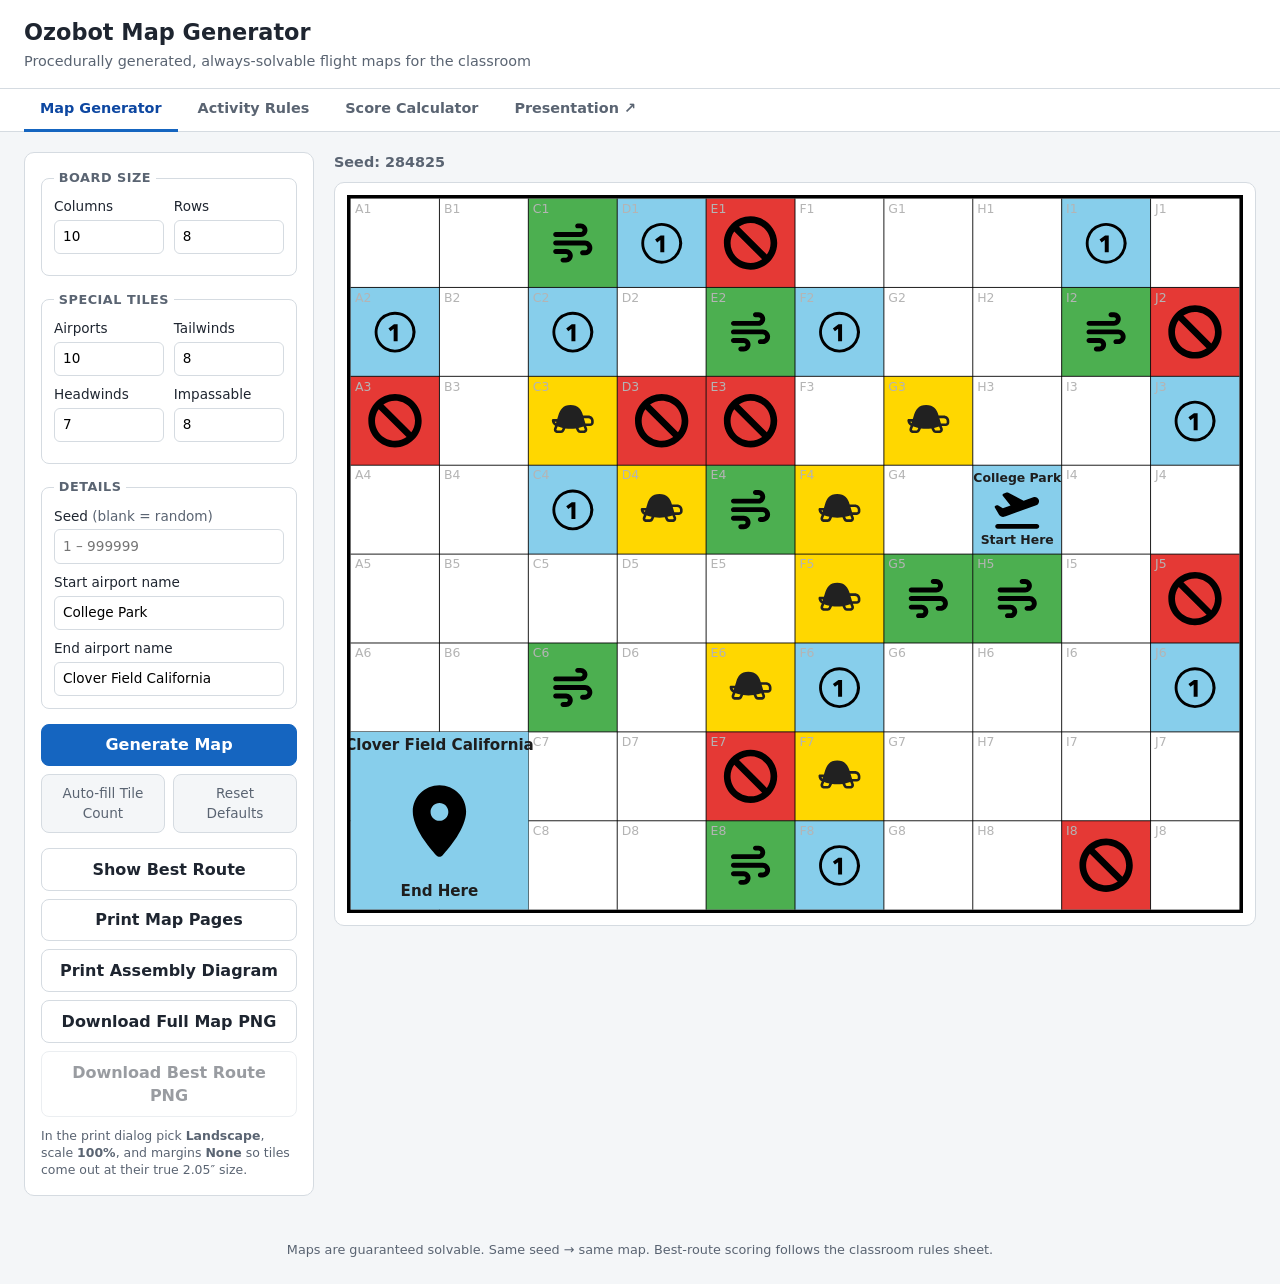
<file: src/index.html>
<!DOCTYPE html>
<html lang="en">
<head>
	<meta charset="UTF-8">
	<meta name="viewport" content="width=device-width, initial-scale=1.0">
	<title>Ozobot Map Generator</title>
	<link rel="stylesheet" href="style.css">
</head>
<body>
	<header class="app-header">
		<h1>Ozobot Map Generator</h1>
		<p class="tagline">Procedurally generated, always-solvable flight maps for the classroom</p>
	</header>

	<!-- Shared tab bar. Copy verbatim into every page; set aria-current="page"
	     on the tab for THIS page (here: Map Generator). -->
	<nav class="tab-bar" aria-label="Site sections">
		<a href="index.html" class="tab" aria-current="page">Map Generator</a>
		<a href="rules.html" class="tab">Activity Rules</a>
		<a href="score.html" class="tab">Score Calculator</a>
		<a href="https://canva.link/ln92ehll5jigmfg" class="tab tab-external"
			target="_blank" rel="noopener">Presentation &#8599;</a>
	</nav>

	<div class="app-layout">

		<!-- ============ Controls sidebar ============ -->
		<aside class="sidebar">
			<form id="controls">
				<fieldset>
					<legend>Board size</legend>
					<div class="field-row">
						<label for="width">Columns
							<input type="number" id="width" min="5" max="26" value="10">
						</label>
						<label for="height">Rows
							<input type="number" id="height" min="4" max="20" value="8">
						</label>
					</div>
				</fieldset>

				<fieldset>
					<legend>Special tiles</legend>
					<div class="field-row">
						<label for="airports">Airports
							<input type="number" id="airports" min="1" value="10">
						</label>
						<label for="tailwinds">Tailwinds
							<input type="number" id="tailwinds" min="0" value="8">
						</label>
					</div>
					<div class="field-row">
						<label for="headwinds">Headwinds
							<input type="number" id="headwinds" min="0" value="7">
						</label>
						<label for="impassables">Impassable
							<input type="number" id="impassables" min="0" value="8">
						</label>
					</div>
				</fieldset>

				<fieldset>
					<legend>Details</legend>
					<label for="seed">Seed <span class="hint">(blank = random)</span>
						<input type="number" id="seed" min="1" max="999999" placeholder="1 – 999999">
					</label>
					<label for="start-name">Start airport name
						<input type="text" id="start-name" value="College Park" maxlength="30">
					</label>
					<label for="end-name">End airport name
						<input type="text" id="end-name" value="Clover Field California" maxlength="30">
					</label>
				</fieldset>

				<button type="submit" class="btn btn-primary">Generate Map</button>

				<div class="btn-row">
					<button type="button" id="btn-autofill" class="btn btn-subtle"
						title="Scale the tile counts to the current board size">Auto-fill Tile Count</button>
					<button type="reset" class="btn btn-subtle"
						title="Restore every field to its default">Reset Defaults</button>
				</div>
			</form>

			<!-- Kept directly under the form so a failed Generate is visible
			     without scrolling past the download buttons. -->
			<div id="error-box" role="alert" hidden></div>
			<ul id="warnings" aria-live="polite"></ul>

			<div class="actions">
				<!-- State (enabled/label) is managed by main.js -->
				<button type="button" id="btn-route" class="btn">Show Best Route</button>
				<button type="button" id="btn-print" class="btn">Print Map Pages</button>
				<button type="button" id="btn-assembly" class="btn">Print Assembly Diagram</button>
				<button type="button" id="btn-png" class="btn">Download Full Map PNG</button>
				<button type="button" id="btn-route-png" class="btn" disabled
					title="Show the best route first">Download Best Route PNG</button>
				<p class="print-hint">In the print dialog pick <strong>Landscape</strong>,
					scale <strong>100%</strong>, and margins <strong>None</strong> so tiles
					come out at their true 2.05&Prime; size.</p>
			</div>
		</aside>

		<!-- ============ Map display ============ -->
		<main class="map-area">
			<div class="map-meta">
				<span id="seed-display"></span>
				<span class="meta-right">
					<!-- Shown by main.js only when the route came from the beam
					     search (an estimate) rather than the exact solver. -->
					<span id="route-estimate" class="estimate-badge" hidden
						title="This board is too large to check every possible route in a reasonable time, so the map shows the best route found by a fast search. It is usually optimal or very close, but it is not guaranteed to be the single best route.">≈ Estimated route</span>
					<span id="route-info"></span>
				</span>
			</div>
			<div id="map-container">
				<p class="placeholder-text">Click <strong>Generate Map</strong> to create your first board.</p>
			</div>
		</main>

	</div>

	<!-- Filled by main.js with one <section class="print-page"> per printable
	     page. Hidden on screen; the only thing visible when printing. -->
	<div id="print-root"></div>

	<footer class="app-footer">
		<p>Maps are guaranteed solvable. Same seed &rarr; same map.
			Best-route scoring follows the classroom rules sheet.</p>
	</footer>

	<script type="module" src="js/main.js"></script>
</body>
</html>
</file>
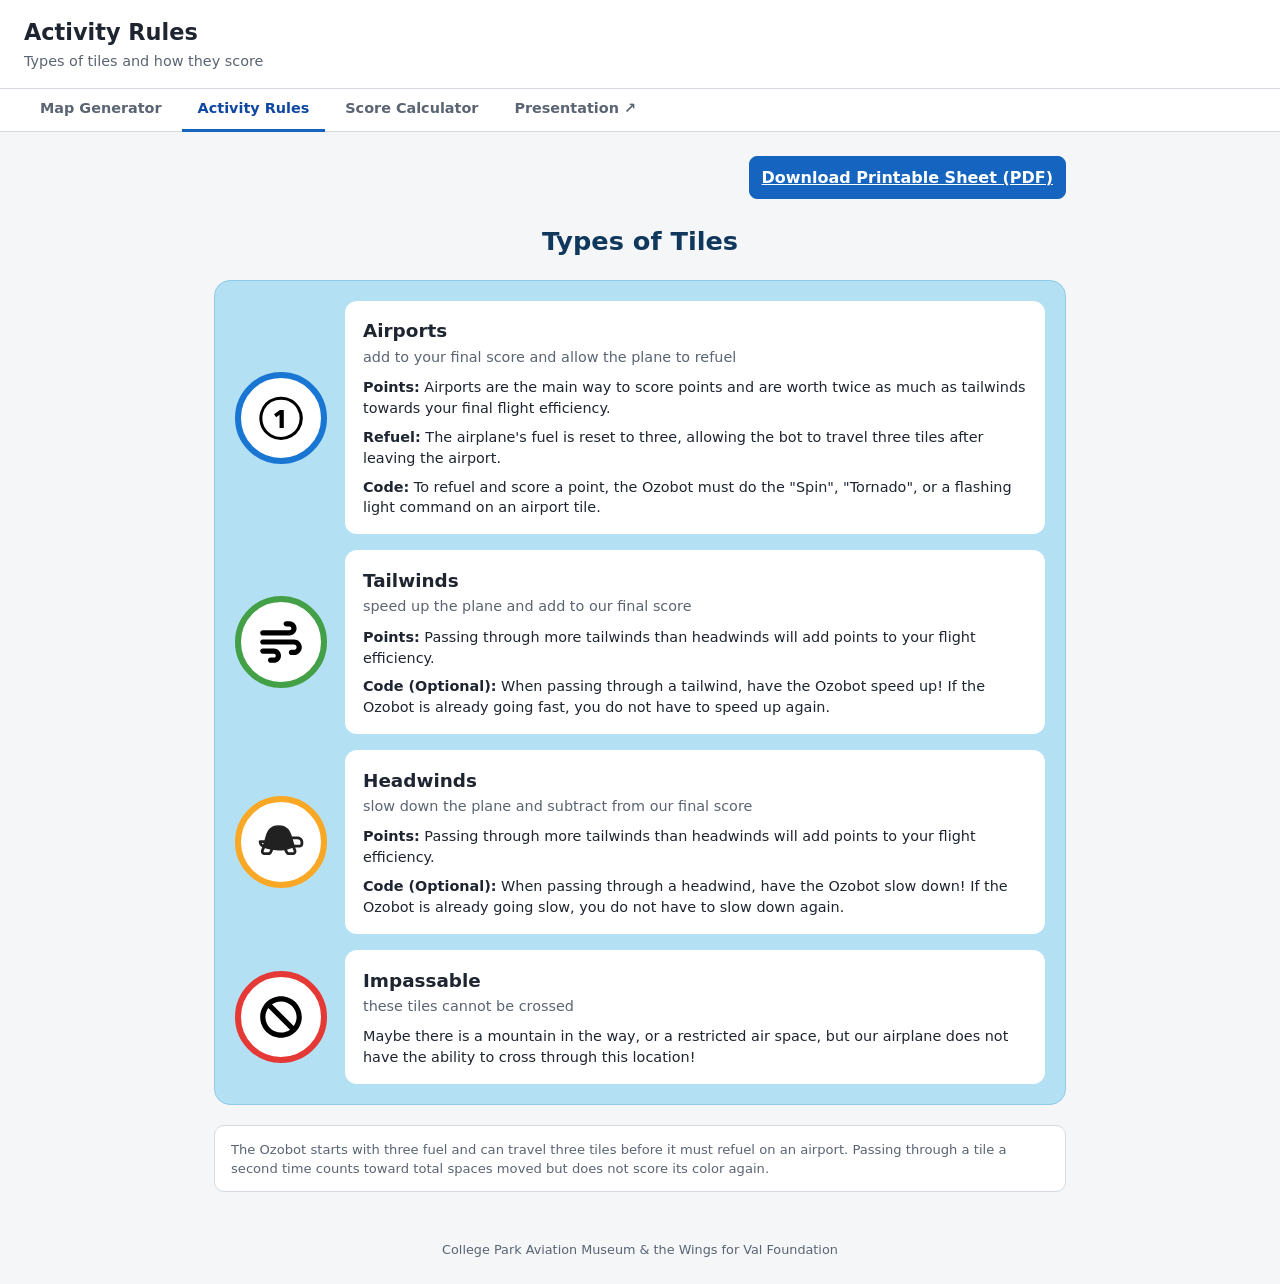
<file: src/rules.html>
<!DOCTYPE html>
<html lang="en">
<head>
	<meta charset="UTF-8">
	<meta name="viewport" content="width=device-width, initial-scale=1.0">
	<title>Activity Rules — Ozobot Map Generator</title>
	<link rel="stylesheet" href="style.css">
</head>
<body>
	<header class="app-header">
		<h1>Activity Rules</h1>
		<p class="tagline">Types of tiles and how they score</p>
	</header>

	<!-- Shared tab bar. Copy verbatim into every page; set aria-current="page"
	     on the tab for THIS page (here: Activity Rules). -->
	<nav class="tab-bar" aria-label="Site sections">
		<a href="index.html" class="tab">Map Generator</a>
		<a href="rules.html" class="tab" aria-current="page">Activity Rules</a>
		<a href="score.html" class="tab">Score Calculator</a>
		<a href="https://canva.link/ln92ehll5jigmfg" class="tab tab-external"
			target="_blank" rel="noopener">Presentation &#8599;</a>
	</nav>

	<main class="page rules-page">
		<div class="rules-actions">
			<a class="btn btn-primary" href="downloads/ozobot-reference-sheet.pdf" download>
				Download Printable Sheet (PDF)
			</a>
		</div>

		<h2 class="rules-title">Types of Tiles</h2>

		<ul class="tile-cards">
			<li class="tile-card">
				<div class="tile-badge tile-badge-airport"><img src="icons/airport.svg" alt=""></div>
				<div class="tile-body">
					<h3>Airports<span class="tile-summary">add to your final score and allow the plane to refuel</span></h3>
					<p><strong>Points:</strong> Airports are the main way to score points and are worth
						twice as much as tailwinds towards your final flight efficiency.</p>
					<p><strong>Refuel:</strong> The airplane's fuel is reset to three, allowing the bot to
						travel three tiles after leaving the airport.</p>
					<p><strong>Code:</strong> To refuel and score a point, the Ozobot must do the "Spin",
						"Tornado", or a flashing light command on an airport tile.</p>
				</div>
			</li>

			<li class="tile-card">
				<div class="tile-badge tile-badge-tailwind"><img src="icons/tailwind.svg" alt=""></div>
				<div class="tile-body">
					<h3>Tailwinds<span class="tile-summary">speed up the plane and add to our final score</span></h3>
					<p><strong>Points:</strong> Passing through more tailwinds than headwinds will add
						points to your flight efficiency.</p>
					<p><strong>Code (Optional):</strong> When passing through a tailwind, have the Ozobot
						speed up! If the Ozobot is already going fast, you do not have to speed up again.</p>
				</div>
			</li>

			<li class="tile-card">
				<div class="tile-badge tile-badge-headwind"><img src="icons/headwind.svg" alt=""></div>
				<div class="tile-body">
					<h3>Headwinds<span class="tile-summary">slow down the plane and subtract from our final score</span></h3>
					<p><strong>Points:</strong> Passing through more tailwinds than headwinds will add
						points to your flight efficiency.</p>
					<p><strong>Code (Optional):</strong> When passing through a headwind, have the Ozobot
						slow down! If the Ozobot is already going slow, you do not have to slow down again.</p>
				</div>
			</li>

			<li class="tile-card">
				<div class="tile-badge tile-badge-impassable"><img src="icons/impassable.svg" alt=""></div>
				<div class="tile-body">
					<h3>Impassable<span class="tile-summary">these tiles cannot be crossed</span></h3>
					<p>Maybe there is a mountain in the way, or a restricted air space, but our airplane
						does not have the ability to cross through this location!</p>
				</div>
			</li>
		</ul>

		<p class="rules-footnote">The Ozobot starts with three fuel and can travel three tiles before it
			must refuel on an airport. Passing through a tile a second time counts toward total spaces
			moved but does not score its color again.</p>
	</main>

	<footer class="app-footer">
		<p>College Park Aviation Museum &amp; the Wings for Val Foundation</p>
	</footer>
</body>
</html>
</file>
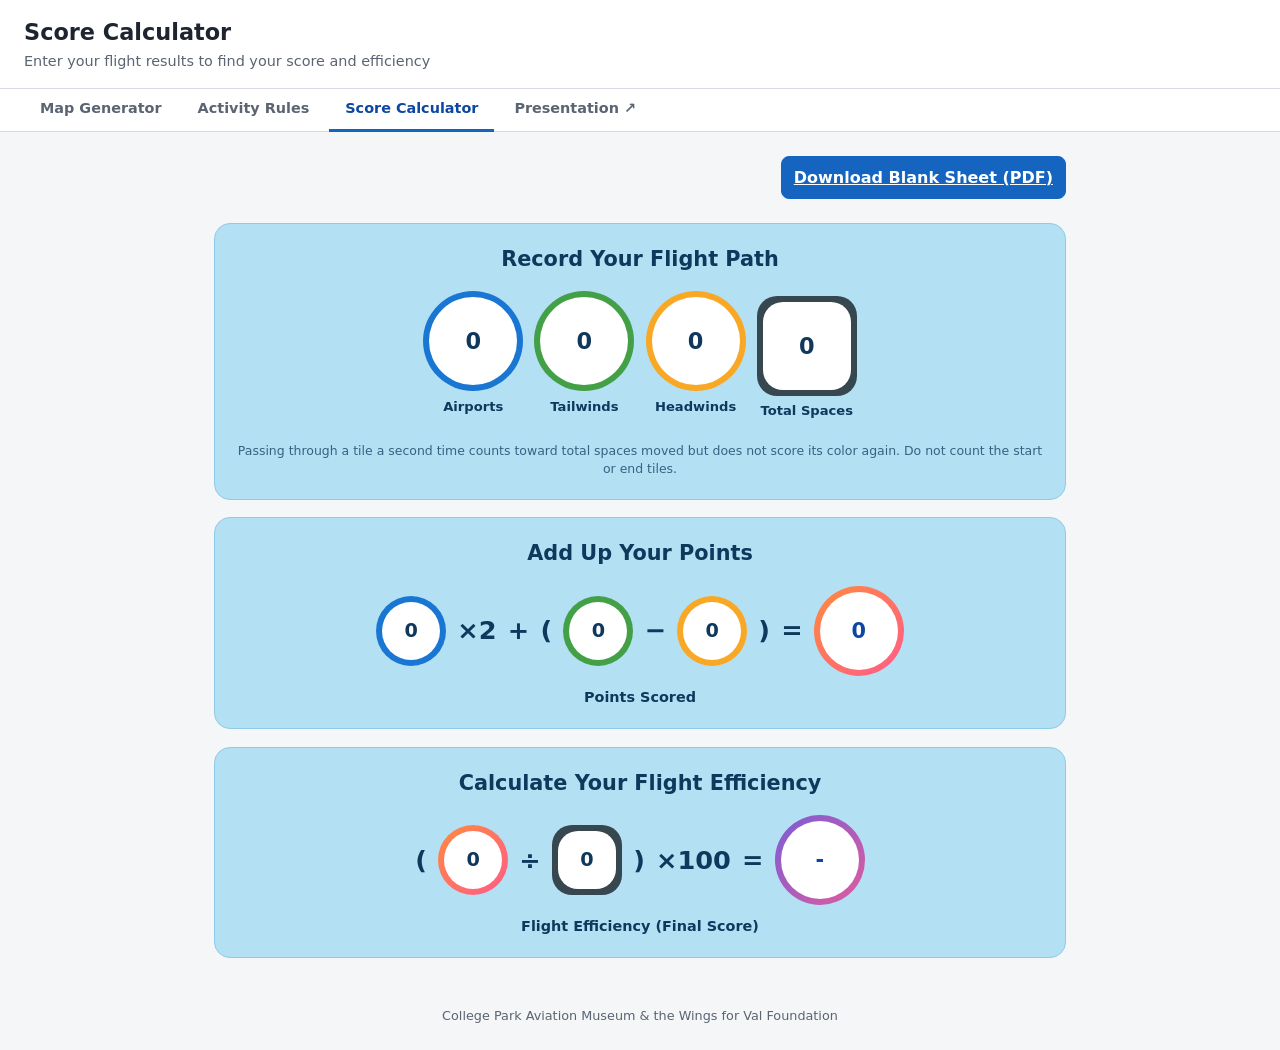
<file: src/score.html>
<!DOCTYPE html>
<html lang="en">
<head>
	<meta charset="UTF-8">
	<meta name="viewport" content="width=device-width, initial-scale=1.0">
	<title>Score Calculator — Ozobot Map Generator</title>
	<link rel="stylesheet" href="style.css">
</head>
<body>
	<header class="app-header">
		<h1>Score Calculator</h1>
		<p class="tagline">Enter your flight results to find your score and efficiency</p>
	</header>

	<!-- Shared tab bar. Copy verbatim into every page; set aria-current="page"
	     on the tab for THIS page (here: Score Calculator). -->
	<nav class="tab-bar" aria-label="Site sections">
		<a href="index.html" class="tab">Map Generator</a>
		<a href="rules.html" class="tab">Activity Rules</a>
		<a href="score.html" class="tab" aria-current="page">Score Calculator</a>
		<a href="https://canva.link/ln92ehll5jigmfg" class="tab tab-external"
			target="_blank" rel="noopener">Presentation &#8599;</a>
	</nav>

	<main class="page score-page">
		<div class="score-actions">
			<a class="btn btn-primary" href="downloads/ozobot-flight-results.pdf" download>
				Download Blank Sheet (PDF)
			</a>
		</div>

		<form id="score-form">
			<!-- Section 1: the four hand-counted inputs, each in a colored ring -->
			<section class="score-panel">
				<h2>Record Your Flight Path</h2>
				<div class="equation">
					<label class="term" for="in-airports">
						<span class="circle ring-airport"><span class="circle-face">
							<input type="number" id="in-airports" min="0" value="0" class="circle-input">
						</span></span>
						<span class="term-label">Airports</span>
					</label>
					<label class="term" for="in-tailwinds">
						<span class="circle ring-tailwind"><span class="circle-face">
							<input type="number" id="in-tailwinds" min="0" value="0" class="circle-input">
						</span></span>
						<span class="term-label">Tailwinds</span>
					</label>
					<label class="term" for="in-headwinds">
						<span class="circle ring-headwind"><span class="circle-face">
							<input type="number" id="in-headwinds" min="0" value="0" class="circle-input">
						</span></span>
						<span class="term-label">Headwinds</span>
					</label>
					<label class="term" for="in-total">
						<span class="circle circle-square ring-total"><span class="circle-face">
							<input type="number" id="in-total" min="0" value="0" class="circle-input">
						</span></span>
						<span class="term-label">Total Spaces</span>
					</label>
				</div>
				<p class="score-note">Passing through a tile a second time counts toward total spaces
					moved but does not score its color again. Do not count the start or end tiles.</p>
			</section>

			<!-- Section 2: points, computed live. Operand circles echo the inputs
			     (filled by score.js); color carries which is which. -->
			<section class="score-panel">
				<h2>Add Up Your Points</h2>
				<div class="equation">
					<span class="circle circle-sm ring-airport"><span class="circle-face" id="v-airports">0</span></span>
					<span class="op">&times;2</span>
					<span class="op">+</span>
					<span class="op">(</span>
					<span class="circle circle-sm ring-tailwind"><span class="circle-face" id="v-tailwinds">0</span></span>
					<span class="op">&minus;</span>
					<span class="circle circle-sm ring-headwind"><span class="circle-face" id="v-headwinds">0</span></span>
					<span class="op">)</span>
					<span class="op">=</span>
					<span class="circle circle-result ring-points"><span class="circle-face">
						<output id="out-points" for="in-airports in-tailwinds in-headwinds">0</output>
					</span></span>
				</div>
				<p class="score-caption">Points Scored</p>
			</section>

			<!-- Section 3: efficiency, computed live -->
			<section class="score-panel">
				<h2>Calculate Your Flight Efficiency</h2>
				<div class="equation">
					<span class="op">(</span>
					<span class="circle circle-sm ring-points"><span class="circle-face" id="v-points">0</span></span>
					<span class="op">&divide;</span>
					<span class="circle circle-sm circle-square ring-total"><span class="circle-face" id="v-total">0</span></span>
					<span class="op">)</span>
					<span class="op">&times;100</span>
					<span class="op">=</span>
					<span class="circle circle-result ring-efficiency"><span class="circle-face">
						<output id="out-efficiency" for="out-points in-total">&mdash;</output>
					</span></span>
				</div>
				<p class="score-caption">Flight Efficiency (Final Score)</p>
			</section>
		</form>
	</main>

	<footer class="app-footer">
		<p>College Park Aviation Museum &amp; the Wings for Val Foundation</p>
	</footer>

	<script type="module" src="js/score.js"></script>
</body>
</html>
</file>
<file: src/style.css>
/* ============ Ozobot Map Generator — app styles ============ */

:root {
	--accent: #1565c0;
	--accent-dark: #0d47a1;
	--bg: #f4f6f8;
	--panel: #ffffff;
	--border: #d5dbe1;
	--text: #1e2530;
	--text-soft: #5a6472;
	--error-bg: #fdecea;
	--error-border: #e53935;
	--warn-bg: #fff8e1;
	--warn-border: #f9a825;
	--sky-panel: #b4e0f4;   /* handout-style panel blue */
	--sky-border: #8ecbe8;
	--navy: #10375c;        /* handout title/text navy */
}

* { box-sizing: border-box; }

body {
	margin: 0;
	font-family: system-ui, -apple-system, "Segoe UI", sans-serif;
	background: var(--bg);
	color: var(--text);
	line-height: 1.45;
}

/* ---------- Header / footer ---------- */

.app-header {
	background: var(--panel);
	border-bottom: 1px solid var(--border);
	padding: 1rem 1.5rem;
}

.app-header h1 { margin: 0; font-size: 1.4rem; }

.tagline { margin: 0.15rem 0 0; color: var(--text-soft); font-size: 0.9rem; }

/* ---------- Tab bar (shared across pages) ---------- */

.tab-bar {
	display: flex;
	flex-wrap: wrap;
	gap: 0.25rem;
	padding: 0 1.5rem;
	background: var(--panel);
	border-bottom: 1px solid var(--border);
}

.tab {
	padding: 0.6rem 1rem;
	font-size: 0.9rem;
	font-weight: 600;
	color: var(--text-soft);
	text-decoration: none;
	border-bottom: 3px solid transparent;  /* reserve space so nothing shifts */
	margin-bottom: -1px;                    /* overlap the bar's own border */
}

.tab:hover { color: var(--accent-dark); }

/* The tab for the current page. aria-current="page" is set in the HTML,
   so the styling and the accessibility state can never disagree. */
.tab[aria-current="page"] {
	color: var(--accent-dark);
	border-bottom-color: var(--accent);
}

.tab-external { color: var(--text-soft); }

/* ---------- Simple content page (rules / score tabs) ---------- */

.page {
	max-width: 900px;
	margin: 1.5rem auto;
	padding: 0 1.5rem;
}

/* ---------- Activity Rules tab ---------- */

.rules-actions {
	display: flex;
	justify-content: flex-end;
	margin-bottom: 1rem;
}

/* The download button should hug its text, not stretch full width. */
.rules-actions .btn { width: auto; }

.rules-title {
	text-align: center;
	margin: 0 0 1.25rem;
	font-size: 1.6rem;
	color: var(--navy);
}

/* One big sky-blue panel holding the tile rows, like the handout. */
.tile-cards {
	list-style: none;
	margin: 0;
	padding: 1.25rem;
	display: grid;
	gap: 1rem;
	background: var(--sky-panel);
	border: 1px solid var(--sky-border);
	border-radius: 16px;
}

.tile-card {
	display: flex;
	gap: 1.1rem;
	align-items: center;
}

/* The description sits in a white rounded box on the blue panel. */
.tile-body {
	flex: 1;
	background: #fff;
	border-radius: 12px;
	padding: 1rem 1.15rem;
}

.tile-badge {
	flex: 0 0 auto;
	width: 92px;
	height: 92px;
	border-radius: 50%;
	background: #fff;
	border: 6px solid var(--border);
	display: flex;
	align-items: center;
	justify-content: center;
}

.tile-badge img {
	width: 52px;
	height: 52px;
}

/* Per-tile ring colors, matching the map palette. */
.tile-badge-airport { border-color: #1976d2; }
.tile-badge-tailwind { border-color: #43a047; }
.tile-badge-headwind { border-color: #f9a825; }
.tile-badge-impassable { border-color: #e53935; }

.tile-body h3 {
	margin: 0.1rem 0 0.6rem;
	font-size: 1.15rem;
}

/* The one-line summary after each tile name, in softer weight. */
.tile-summary {
	display: block;
	font-size: 0.9rem;
	font-weight: 400;
	color: var(--text-soft);
	margin-top: 0.1rem;
}

.tile-body p {
	margin: 0 0 0.5rem;
	font-size: 0.9rem;
}

.tile-body p:last-child { margin-bottom: 0; }

.rules-footnote {
	margin: 1.25rem 0 0;
	padding: 0.85rem 1rem;
	background: var(--panel);
	border: 1px solid var(--border);
	border-radius: 10px;
	font-size: 0.82rem;
	color: var(--text-soft);
}

/* Stack the badge above the text on narrow screens. */
@media (max-width: 560px) {
	.tile-card { flex-direction: column; align-items: center; text-align: center; }
	.tile-summary { text-align: center; }
}

/* ---------- Score Calculator tab ---------- */

.score-actions {
	display: flex;
	justify-content: flex-end;
	margin-bottom: 1rem;
}

.score-actions .btn { width: auto; }

.score-panel {
	background: var(--sky-panel);       /* saturated sky blue, like the handout */
	border: 1px solid var(--sky-border);
	border-radius: 16px;
	padding: 1.25rem;
	margin-bottom: 1.1rem;
}

.score-panel h2 {
	margin: 0 0 1.1rem;
	text-align: center;
	font-size: 1.3rem;
	color: var(--navy);
}

/* A horizontal row of circles and math symbols; wraps on small screens. */
.equation {
	display: flex;
	flex-wrap: wrap;
	align-items: center;
	justify-content: center;
	gap: 0.6rem 0.7rem;
}

/* A labeled term = circle above, caption below. */
.term {
	display: flex;
	flex-direction: column;
	align-items: center;
	gap: 0.35rem;
	cursor: pointer;
}

.term-label {
	font-size: 0.82rem;
	font-weight: 600;
	color: var(--navy);
}

/* The ring is the outer element (its background is the ring color);
   .circle-face is the white inside. Padding = ring thickness. */
.circle {
	display: inline-flex;
	padding: 6px;
	border-radius: 50%;
	background: var(--border);          /* overridden by a ring-* class */
}

.circle-face {
	width: 88px;
	height: 88px;
	border-radius: 50%;
	background: #fff;
	display: flex;
	align-items: center;
	justify-content: center;
	font-size: 1.7rem;
	font-weight: 700;
	color: var(--navy);
}

/* Total Spaces is a rounded square in the handout, not a circle. */
.circle-square,
.circle-square .circle-face { border-radius: 20px; }

/* Smaller circles for the equation operands. */
.circle-sm .circle-face { width: 58px; height: 58px; font-size: 1.2rem; }

/* Result circles: slightly bigger, accent-colored number. Smaller font so a
   value like "88.9%" stays inside the circle. */
.circle-result .circle-face {
	width: 78px;
	height: 78px;
	color: var(--accent-dark);
	font-size: 1.3rem;
}

/* Ring colors, matching the map / rules palette. */
.ring-airport { background: #1976d2; }
.ring-tailwind { background: #43a047; }
.ring-headwind { background: #f9a825; }
.ring-total { background: #37474f; }
/* Gradient rings for the two computed results. */
.ring-points { background: linear-gradient(135deg, #ff8a3d, #ff5c8a); }
.ring-efficiency { background: linear-gradient(135deg, #7b5cd6, #e05c9e); }

/* Number inputs sit borderless inside their circle face.
   Scoped as `.circle-face .circle-input` (specificity 0,2,0) so it overrides
   the general form rule `input[type="number"]` (0,1,1), which would otherwise
   paint a white bordered box with padding on top of the circle. */
.circle-face .circle-input {
	width: 100%;
	height: 100%;
	min-width: 0;                       /* don't let flex min-content overflow the circle */
	margin: 0;                          /* kill the form rule's margin-top */
	padding: 0;
	border: none;
	border-radius: 50%;
	background: transparent;            /* let the circle face show through */
	text-align: center;
	font-size: 1.4rem;
	font-weight: 700;
	color: var(--navy);
	-moz-appearance: textfield;         /* hide Firefox spinner */
}
.circle-face .circle-input:focus { outline: none; }
.circle-input::-webkit-inner-spin-button,
.circle-input::-webkit-outer-spin-button { -webkit-appearance: none; margin: 0; }

/* Accessible focus cue on the whole circle instead of the input. */
.circle:focus-within { box-shadow: 0 0 0 3px rgba(21, 101, 192, 0.35); }

/* The big math symbols between circles. */
.op {
	font-size: 1.6rem;
	font-weight: 700;
	color: var(--navy);
}

.score-note {
	margin: 1.1rem 0 0;
	font-size: 0.78rem;
	color: var(--navy);
	opacity: 0.75;
	text-align: center;
}

.score-caption {
	margin: 0.7rem 0 0;
	text-align: center;
	font-size: 0.9rem;
	font-weight: 600;
	color: var(--navy);
}

.app-footer {
	padding: 0.75rem 1.5rem;
	color: var(--text-soft);
	font-size: 0.8rem;
	text-align: center;
}

/* ---------- Layout ---------- */

.app-layout {
	display: flex;
	gap: 1.25rem;
	padding: 1.25rem 1.5rem;
	align-items: flex-start;
	max-width: 1400px;
	margin: 0 auto;
}

.sidebar {
	flex: 0 0 290px;
	background: var(--panel);
	border: 1px solid var(--border);
	border-radius: 10px;
	padding: 1rem;
}

.map-area { flex: 1 1 auto; min-width: 0; }

/* Stack vertically on narrow screens */
@media (max-width: 800px) {
	.app-layout { flex-direction: column; }
	.sidebar { flex: 1 1 auto; width: 100%; }
}

/* ---------- Form ---------- */

fieldset {
	border: 1px solid var(--border);
	border-radius: 8px;
	margin: 0 0 0.9rem;
	padding: 0.6rem 0.75rem 0.75rem;
}

legend {
	font-size: 0.8rem;
	font-weight: 600;
	color: var(--text-soft);
	text-transform: uppercase;
	letter-spacing: 0.04em;
	padding: 0 0.3rem;
}

label {
	display: block;
	font-size: 0.85rem;
	font-weight: 500;
	margin-bottom: 0.55rem;
}

label:last-child { margin-bottom: 0; }

.hint { font-weight: 400; color: var(--text-soft); }

input[type="number"],
input[type="text"] {
	display: block;
	width: 100%;
	margin-top: 0.2rem;
	padding: 0.4rem 0.5rem;
	font: inherit;
	border: 1px solid var(--border);
	border-radius: 6px;
	background: #fff;
}

input:focus {
	outline: 2px solid var(--accent);
	outline-offset: 1px;
	border-color: var(--accent);
}

.field-row {
	display: flex;
	gap: 0.6rem;
}

.field-row label { flex: 1 1 0; }

/* ---------- Buttons ---------- */

.btn {
	display: block;
	width: 100%;
	padding: 0.55rem 0.75rem;
	margin-bottom: 0.5rem;
	font: inherit;
	font-weight: 600;
	color: var(--text);
	background: var(--panel);
	border: 1px solid var(--border);
	border-radius: 8px;
	cursor: pointer;
}

.btn:hover:not(:disabled) { border-color: var(--accent); color: var(--accent-dark); }

.btn:disabled { opacity: 0.45; cursor: not-allowed; }

.btn-primary {
	background: var(--accent);
	border-color: var(--accent);
	color: #fff;
}

.btn-primary:hover:not(:disabled) {
	background: var(--accent-dark);
	color: #fff;
}

/* Two secondary buttons side by side under Generate */
.btn-row {
	display: flex;
	gap: 0.5rem;
	margin-top: 0.5rem;
}

.btn-row .btn { margin-bottom: 0; }

.btn-subtle {
	font-weight: 500;
	font-size: 0.85rem;
	color: var(--text-soft);
	background: var(--bg);
}

.actions { margin-top: 0.9rem; }

/* Small inline spinner shown while the solver worker is running */
.spinner {
	display: inline-block;
	width: 0.8em;
	height: 0.8em;
	margin-right: 0.35em;
	vertical-align: -0.1em;
	border: 2px solid var(--border);
	border-top-color: var(--accent);
	border-radius: 50%;
	animation: spin 0.7s linear infinite;
}

@keyframes spin {
	to { transform: rotate(360deg); }
}

/* ---------- Feedback: errors & warnings ---------- */

#error-box {
	margin-top: 0.75rem;
	padding: 0.6rem 0.75rem;
	background: var(--error-bg);
	border: 1px solid var(--error-border);
	border-radius: 8px;
	font-size: 0.85rem;
}

#warnings {
	list-style: none;
	margin: 0.75rem 0 0;
	padding: 0;
}

#warnings li {
	margin-bottom: 0.4rem;
	padding: 0.5rem 0.7rem;
	background: var(--warn-bg);
	border: 1px solid var(--warn-border);
	border-radius: 8px;
	font-size: 0.82rem;
}

/* ---------- Map area ---------- */

.map-meta {
	display: flex;
	justify-content: space-between;
	gap: 1rem;
	min-height: 1.4rem;
	margin-bottom: 0.5rem;
	font-size: 0.9rem;
	color: var(--text-soft);
}

#seed-display { font-weight: 600; }

/* Right-hand cluster of the meta row: estimate badge + route readout. */
.meta-right {
	display: flex;
	align-items: center;
	gap: 0.6rem;
	flex-wrap: wrap;
	justify-content: flex-end;
}

/* Marks a route produced by the fast (approximate) beam search. */
.estimate-badge {
	padding: 0.1rem 0.5rem;
	border-radius: 999px;
	background: var(--warn-bg);
	border: 1px solid var(--warn-border);
	color: #7a5300;
	font-size: 0.78rem;
	font-weight: 600;
	white-space: nowrap;
	cursor: help;
}

#map-container {
	background: var(--panel);
	border: 1px solid var(--border);
	border-radius: 10px;
	padding: 0.75rem;
}

/* The generated SVG scales to fit its container */
#map-container svg {
	display: block;
	width: 100%;
	height: auto;
}

.placeholder-text {
	text-align: center;
	color: var(--text-soft);
	padding: 3rem 1rem;
}

.print-hint {
	margin: 0.6rem 0 0;
	font-size: 0.78rem;
	line-height: 1.4;
	color: var(--text-soft);
}

/* ---------- Printable output ---------- */

/* The print pages exist in the DOM but are invisible on screen. */
#print-root { display: none; }

/* Letter landscape with no browser-added margins: the page SVGs are
   exactly 11in x 8.5in, so tiles land at their true physical size. */
@page {
	size: letter landscape;
	margin: 0;
}

@media print {
	/* Hide the whole app; show only the printable pages. */
	.app-header,
	.tab-bar,
	.app-layout,
	.app-footer { display: none !important; }

	#print-root { display: block; }

	.print-page {
		width: 11in;
		height: 8.5in;
		overflow: hidden;          /* clip anything past the page edge */
		break-after: page;
		page-break-after: always;  /* older browsers */
	}

	/* No trailing blank page after the last sheet. */
	.print-page:last-child {
		break-after: auto;
		page-break-after: auto;
	}

	.print-page svg {
		display: block;
		width: 11in;
		height: 8.5in;
	}
}
</file>
